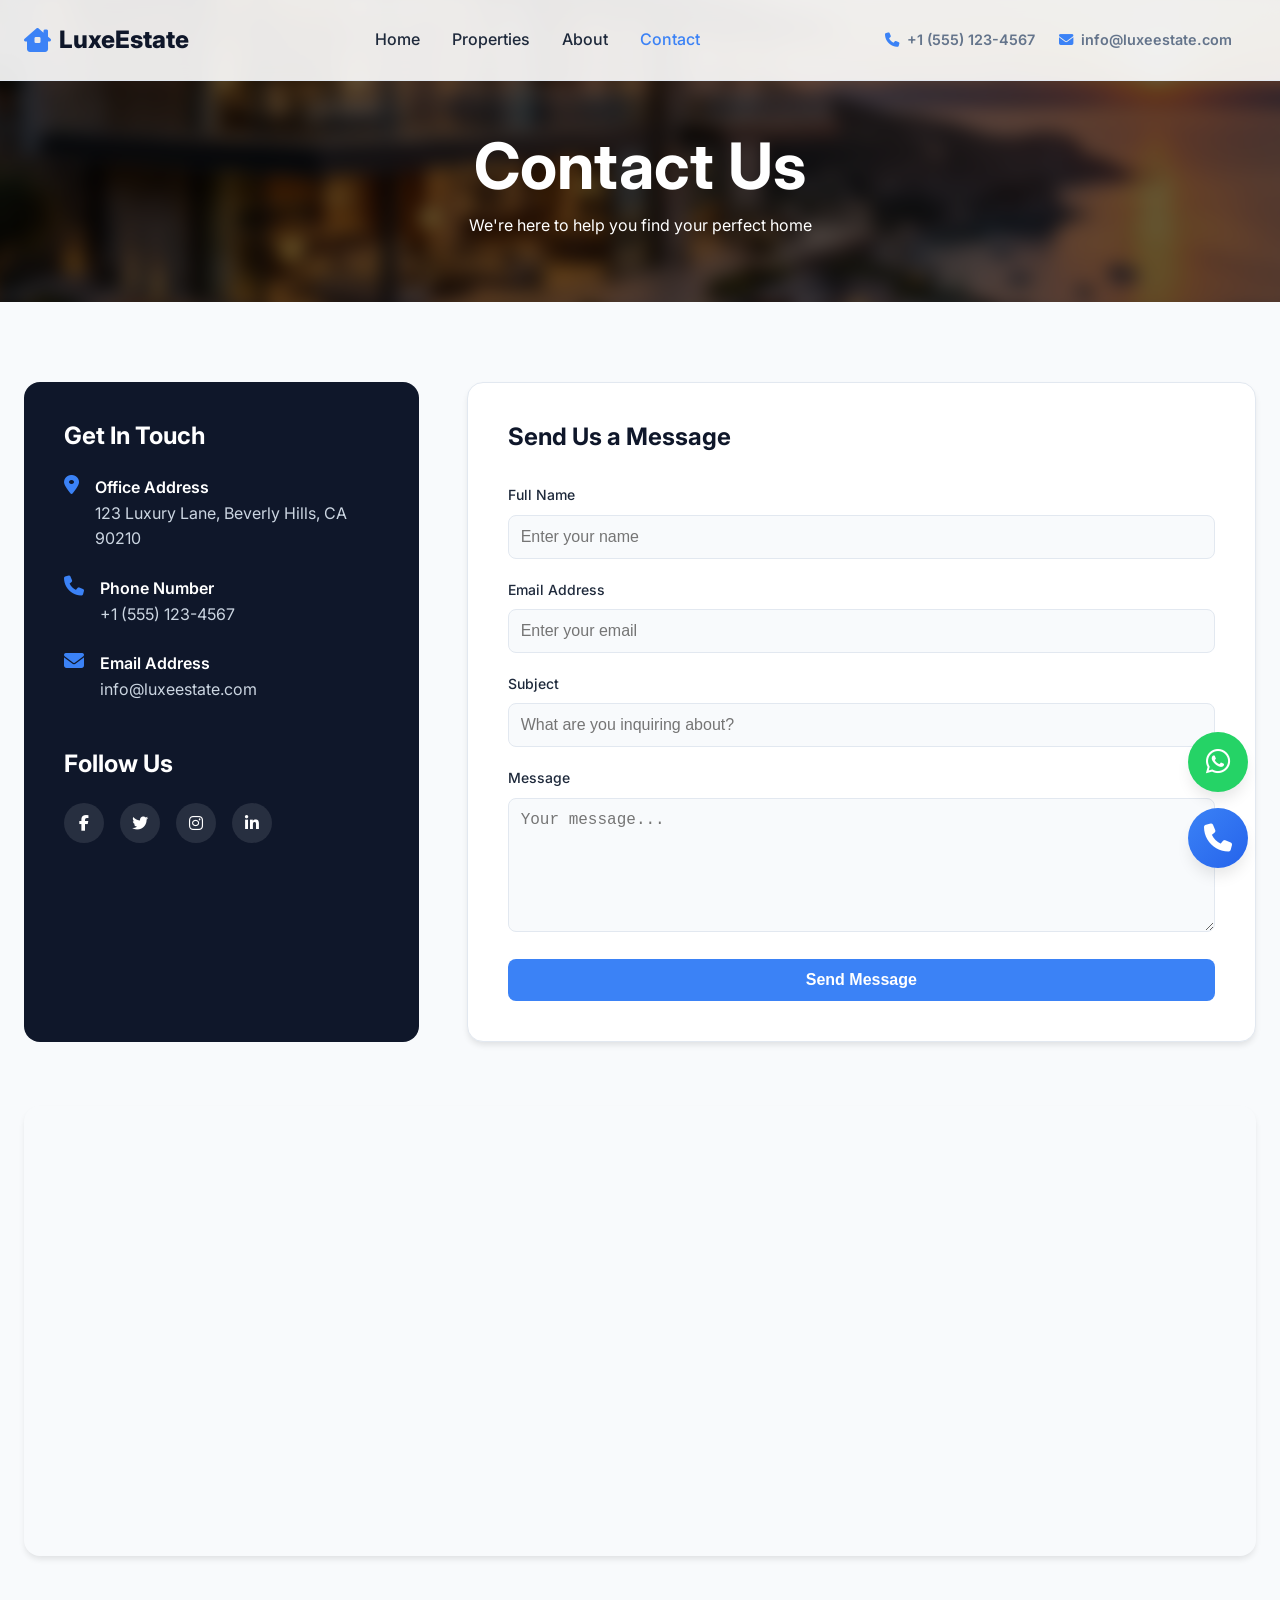
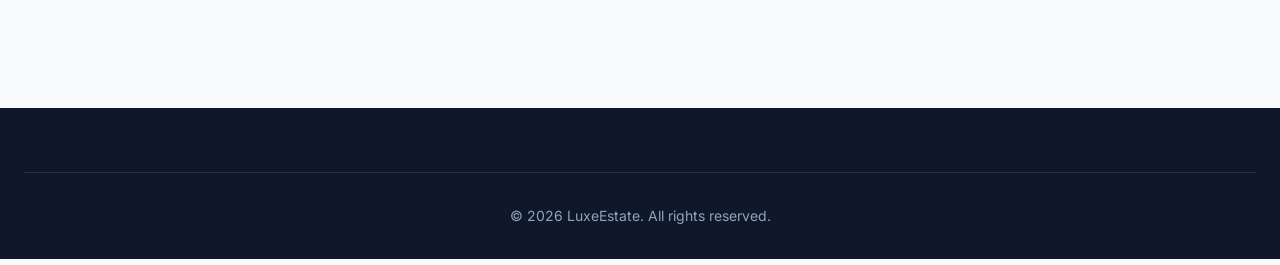
<file: contact.html>
<!DOCTYPE html>
<html lang="en">
<head>
    <meta charset="UTF-8">
    <meta name="viewport" content="width=device-width, initial-scale=1.0">
    <title>Contact Us | LuxeEstate</title>
    <link rel="stylesheet" href="https://cdnjs.cloudflare.com/ajax/libs/font-awesome/6.4.0/css/all.min.css">
    <link rel="preconnect" href="https://fonts.googleapis.com">
    <link rel="preconnect" href="https://fonts.gstatic.com" crossorigin>
    <link href="https://fonts.googleapis.com/css2?family=Inter:wght@300;400;500;600;700;800&display=swap" rel="stylesheet">
    <link rel="stylesheet" href="style.css">
</head>
<body>
    <nav class="navbar">
        <div class="container nav-container">
            <a href="index.html" class="logo">
                <i class="fas fa-house-chimney-window"></i> LuxeEstate
            </a>
            <ul class="nav-links" id="navLinks">
                <li><a href="index.html" class="nav-link">Home</a></li>
                <li><a href="listings.html" class="nav-link">Properties</a></li>
                <li><a href="about.html" class="nav-link">About</a></li>
                <li><a href="contact.html" class="nav-link active">Contact</a></li>
            </ul>
            <div class="nav-actions">
                <div class="nav-contact hide-mobile" style="display: flex; gap: 1.5rem; margin-right: 1.5rem; font-size: 0.9rem; font-weight: 600;">
                    <a href="tel:+15551234567" style="display: flex; align-items: center; gap: 0.5rem; color: var(--text-secondary);"><i class="fas fa-phone" style="color: var(--accent-color);"></i> +1 (555) 123-4567</a>
                    <a href="mailto:info@luxeestate.com" style="display: flex; align-items: center; gap: 0.5rem; color: var(--text-secondary);"><i class="fas fa-envelope" style="color: var(--accent-color);"></i> info@luxeestate.com</a>
                </div>
                <button class="hamburger" id="hamburger">
                    <i class="fas fa-bars"></i>
                </button>
            </div>
        </div>
    </nav>

    <header class="page-header">
        <div class="container">
            <h1>Contact Us</h1>
            <p>We're here to help you find your perfect home</p>
        </div>
    </header>

    <section class="contact-section">
        <div class="container">
            <div class="contact-wrapper">
                <div class="contact-info">
                    <h3>Get In Touch</h3>
                    <div class="info-item">
                        <i class="fas fa-location-dot"></i>
                        <div>
                            <p style="font-weight: 600;">Office Address</p>
                            <p style="color: #cbd5e1;">123 Luxury Lane, Beverly Hills, CA 90210</p>
                        </div>
                    </div>
                    <div class="info-item">
                        <i class="fas fa-phone"></i>
                        <div>
                            <p style="font-weight: 600;">Phone Number</p>
                            <p style="color: #cbd5e1;">+1 (555) 123-4567</p>
                        </div>
                    </div>
                    <div class="info-item">
                        <i class="fas fa-envelope"></i>
                        <div>
                            <p style="font-weight: 600;">Email Address</p>
                            <p style="color: #cbd5e1;">info@luxeestate.com</p>
                        </div>
                    </div>
                    <div style="margin-top: 3rem;">
                        <h3>Follow Us</h3>
                        <div class="social-links" style="justify-content: flex-start;">
                            <a href="#"><i class="fab fa-facebook-f"></i></a>
                            <a href="#"><i class="fab fa-twitter"></i></a>
                            <a href="#"><i class="fab fa-instagram"></i></a>
                            <a href="#"><i class="fab fa-linkedin-in"></i></a>
                        </div>
                    </div>
                </div>

                <div class="contact-form">
                    <h3>Send Us a Message</h3>
                    <form id="contactForm" style="margin-top: 2rem;">
                        <div class="form-group">
                            <label for="contactName">Full Name</label>
                            <input type="text" id="contactName" placeholder="Enter your name" required>
                        </div>
                        <div class="form-group">
                            <label for="contactEmail">Email Address</label>
                            <input type="email" id="contactEmail" placeholder="Enter your email" required>
                        </div>
                        <div class="form-group">
                            <label for="contactSubject">Subject</label>
                            <input type="text" id="contactSubject" placeholder="What are you inquiring about?">
                        </div>
                        <div class="form-group">
                            <label for="contactMessage">Message</label>
                            <textarea id="contactMessage" rows="6" placeholder="Your message..." required></textarea>
                        </div>
                        <button type="submit" class="btn btn-primary" style="width: 100%;">Send Message</button>
                    </form>
                </div>
            </div>

            <div style="margin-top: 4rem;">
                <iframe 
                    src="https://www.google.com/maps/embed?pb=!1m18!1m12!1m3!1d3304.455248135832!2d-118.4027732234509!3d34.07026511676645!2m3!1f0!2f0!3f0!3m2!1i1024!2i768!4f13.1!3m3!1m2!1s0x80c2bc04d6d147ab%3A0xd6c7c37927977782!2sBeverly%20Hills%2C%20CA!5e0!3m2!1sen!2sus!4v1714300000000!5m2!1sen!2sus" 
                    width="100%" 
                    height="450" 
                    style="border:0; border-radius: var(--radius-lg); box-shadow: var(--shadow-md);" 
                    allowfullscreen="" 
                    loading="lazy" 
                    referrerpolicy="no-referrer-when-downgrade">
                </iframe>
            </div>
        </div>
    </section>

    <footer>
        <div class="container">
            <div class="footer-bottom">
                <p>&copy; 2026 LuxeEstate. All rights reserved.</p>
            </div>
        </div>
    </footer>

    <!-- Floating Widgets -->
    <div class="floating-widgets">
        <!-- WhatsApp Button -->
        <a href="https://wa.me/15551234567" class="floating-btn whatsapp-btn" target="_blank" title="Chat on WhatsApp">
            <i class="fab fa-whatsapp"></i>
        </a>

        <!-- Call Now Button -->
        <a href="tel:+15557891234" class="floating-btn call-btn" title="Call Us Now">
            <i class="fas fa-phone"></i>
        </a>
    </div>

    <script src="script.js"></script>
</body>
</html>
</file>
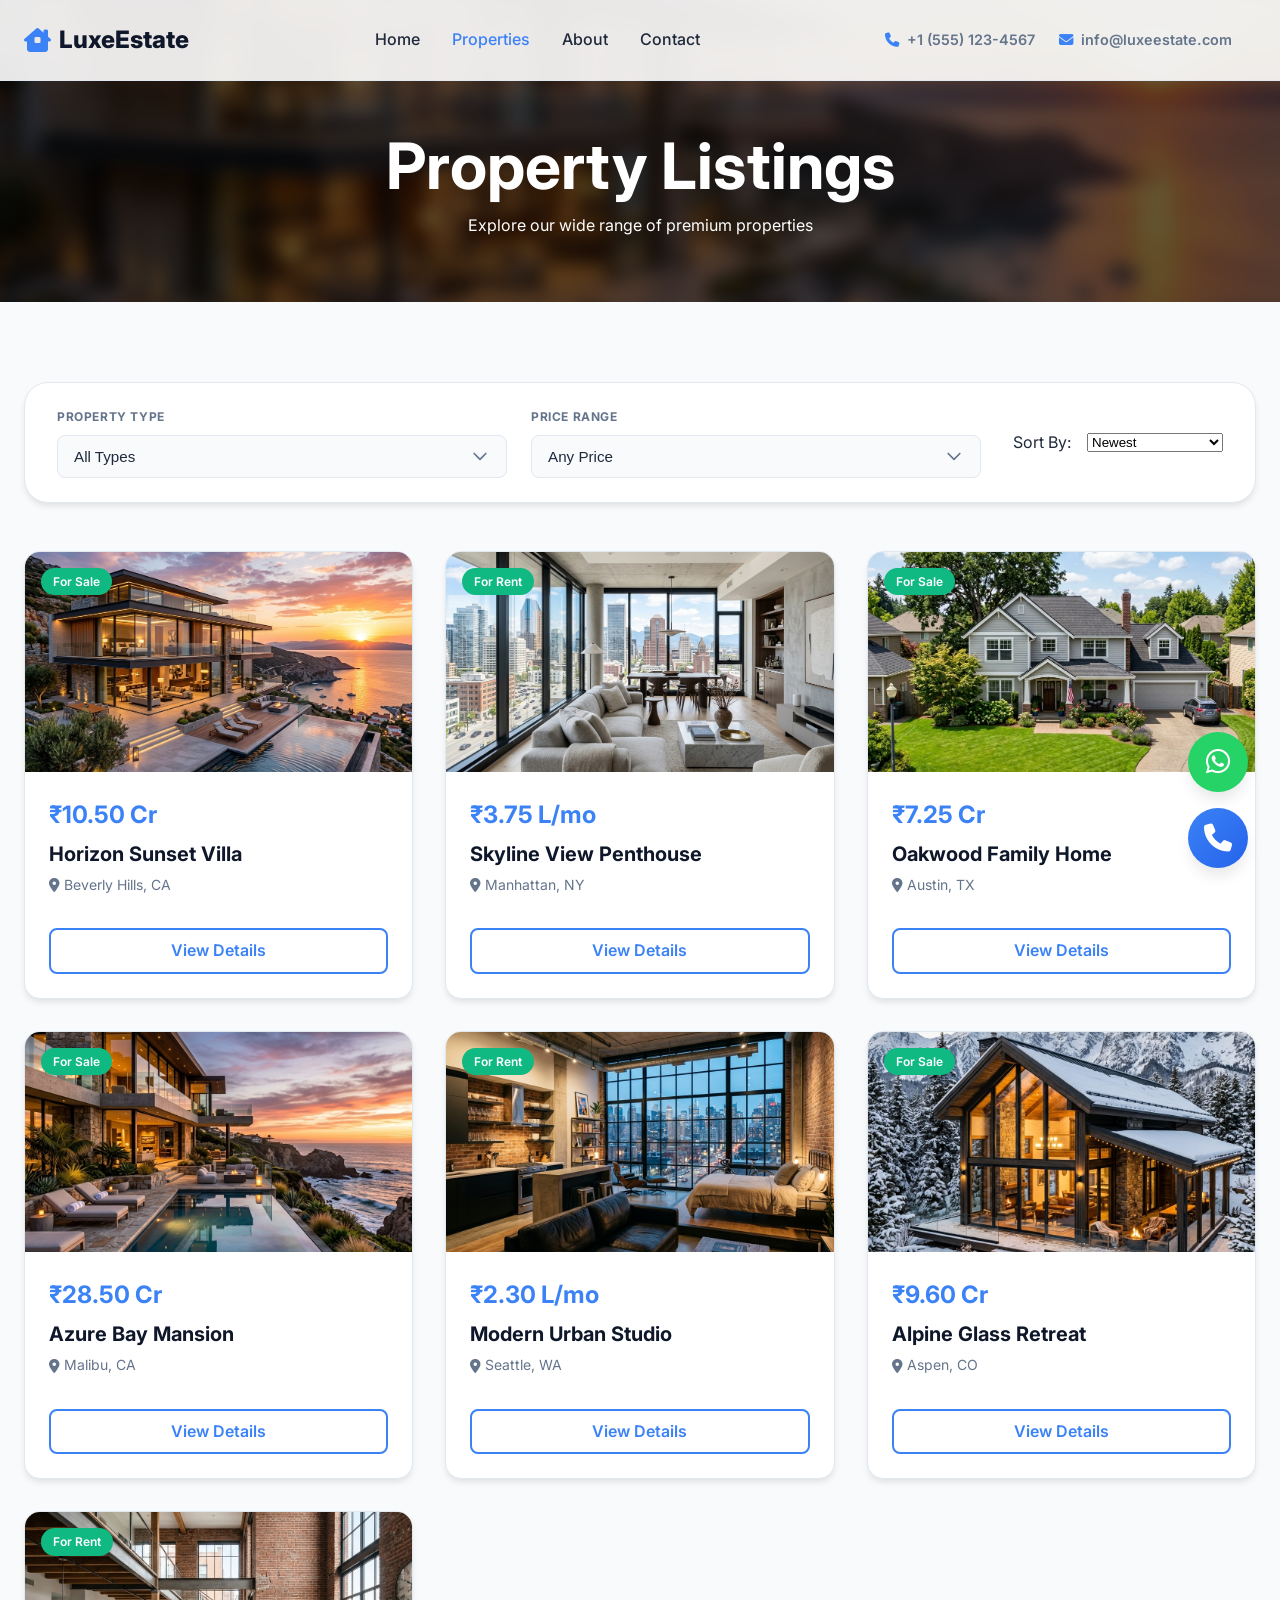
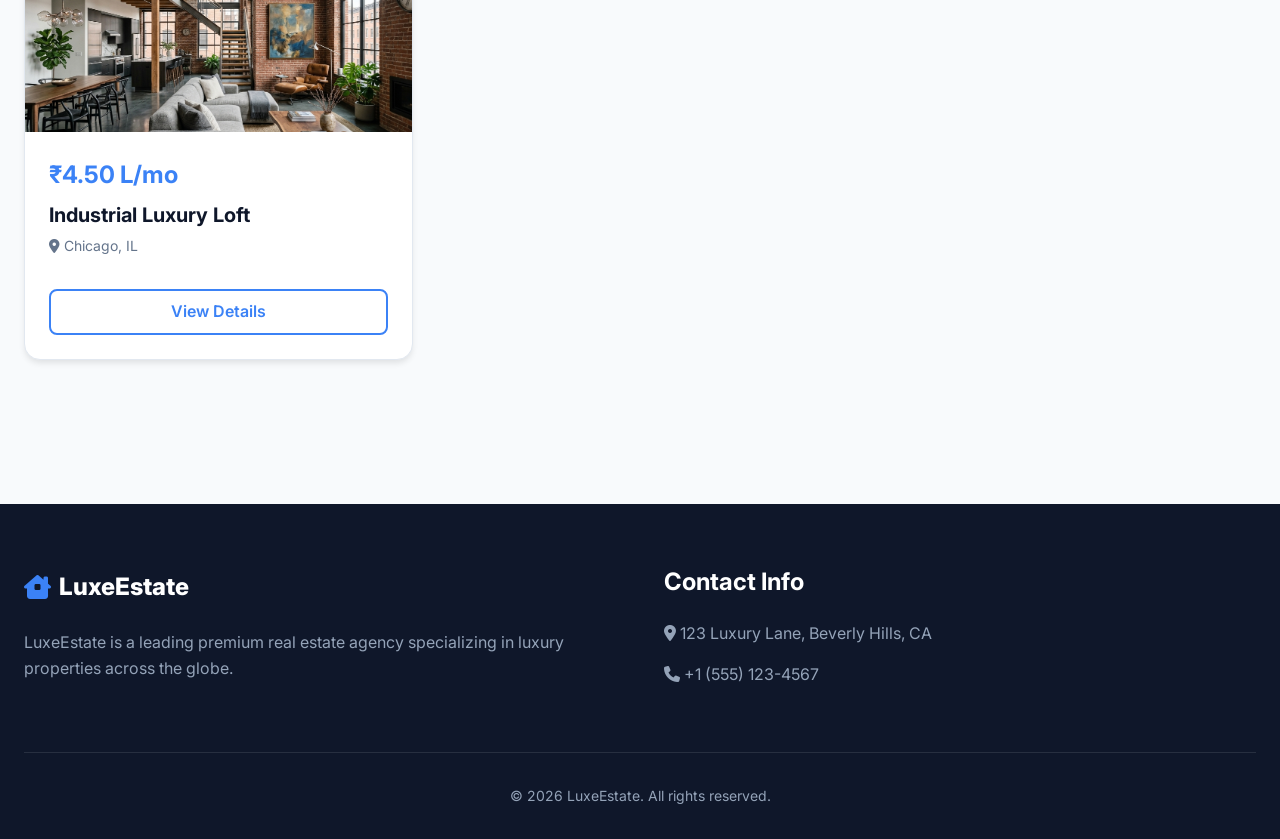
<file: listings.html>
<!DOCTYPE html>
<html lang="en">
<head>
    <meta charset="UTF-8">
    <meta name="viewport" content="width=device-width, initial-scale=1.0">
    <title>Properties | LuxeEstate</title>
    <link rel="stylesheet" href="https://cdnjs.cloudflare.com/ajax/libs/font-awesome/6.4.0/css/all.min.css">
    <link rel="preconnect" href="https://fonts.googleapis.com">
    <link rel="preconnect" href="https://fonts.gstatic.com" crossorigin>
    <link href="https://fonts.googleapis.com/css2?family=Inter:wght@300;400;500;600;700;800&display=swap" rel="stylesheet">
    <link rel="stylesheet" href="style.css">
</head>
<body>
    <!-- Navbar -->
    <nav class="navbar">
        <div class="container nav-container">
            <a href="index.html" class="logo">
                <i class="fas fa-house-chimney-window"></i>
                LuxeEstate
            </a>
            <ul class="nav-links" id="navLinks">
                <li><a href="index.html" class="nav-link">Home</a></li>
                <li><a href="listings.html" class="nav-link active">Properties</a></li>
                <li><a href="about.html" class="nav-link">About</a></li>
                <li><a href="contact.html" class="nav-link">Contact</a></li>
            </ul>
            <div class="nav-actions">
                <div class="nav-contact hide-mobile" style="display: flex; gap: 1.5rem; margin-right: 1.5rem; font-size: 0.9rem; font-weight: 600;">
                    <a href="tel:+15551234567" style="display: flex; align-items: center; gap: 0.5rem; color: var(--text-secondary);"><i class="fas fa-phone" style="color: var(--accent-color);"></i> +1 (555) 123-4567</a>
                    <a href="mailto:info@luxeestate.com" style="display: flex; align-items: center; gap: 0.5rem; color: var(--text-secondary);"><i class="fas fa-envelope" style="color: var(--accent-color);"></i> info@luxeestate.com</a>
                </div>
                <button class="hamburger" id="hamburger">
                    <i class="fas fa-bars"></i>
                </button>
            </div>
        </div>
    </nav>

    <header class="page-header">
        <div class="container">
            <h1>Property Listings</h1>
            <p>Explore our wide range of premium properties</p>
        </div>
    </header>

    <section class="listings-section">
        <div class="container">
            <!-- Filters Bar -->
            <div class="filters-bar">
                <div class="filter-group">
                    <div class="filter-item">
                        <label>Property Type</label>
                        <select id="filterType">
                            <option value="all">All Types</option>
                            <option value="villa">Villa</option>
                            <option value="apartment">Apartment</option>
                            <option value="house">House</option>
                        </select>
                    </div>
                    <div class="filter-item">
                        <label>Price Range</label>
                        <select id="filterPrice">
                            <option value="all">Any Price</option>
                            <option value="low">Under ₹50 L</option>
                            <option value="mid">₹50 L - ₹1 Cr</option>
                            <option value="high">Above ₹1 Cr</option>
                        </select>
                    </div>
                </div>
                <div class="sort-group">
                    <label for="sortOrder">Sort By:</label>
                    <select id="sortOrder">
                        <option value="newest">Newest</option>
                        <option value="price-asc">Price (Low to High)</option>
                        <option value="price-desc">Price (High to Low)</option>
                    </select>
                </div>
            </div>

            <div class="properties-grid" id="listingsGrid">
                <!-- Property Cards will be dynamically injected or static for demo -->
                <div class="property-card" data-type="villa" data-price="1250000">
                    <div class="property-img">
                        <img src="images/hero.png" alt="Modern Villa">
                        <div class="property-badges"><span class="badge sale">For Sale</span></div>
                    </div>
                    <div class="property-content">
                        <div class="property-price">₹10.50 Cr</div>
                        <h3 class="property-title">Horizon Sunset Villa</h3>
                        <p class="property-location"><i class="fas fa-location-dot"></i> Beverly Hills, CA</p>
                        <a href="property-details.html" class="btn btn-outline btn-sm" style="width: 100%; margin-top: 1rem;">View Details</a>
                    </div>
                </div>

                <div class="property-card" data-type="apartment" data-price="4500">
                    <div class="property-img">
                        <img src="images/apartment.png" alt="Modern Apartment">
                        <div class="property-badges"><span class="badge sale">For Rent</span></div>
                    </div>
                    <div class="property-content">
                        <div class="property-price">₹3.75 L/mo</div>
                        <h3 class="property-title">Skyline View Penthouse</h3>
                        <p class="property-location"><i class="fas fa-location-dot"></i> Manhattan, NY</p>
                        <a href="property-details.html" class="btn btn-outline btn-sm" style="width: 100%; margin-top: 1rem;">View Details</a>
                    </div>
                </div>

                <div class="property-card" data-type="house" data-price="850000">
                    <div class="property-img">
                        <img src="images/house.png" alt="Suburban House">
                        <div class="property-badges"><span class="badge sale">For Sale</span></div>
                    </div>
                    <div class="property-content">
                        <div class="property-price">₹7.25 Cr</div>
                        <h3 class="property-title">Oakwood Family Home</h3>
                        <p class="property-location"><i class="fas fa-location-dot"></i> Austin, TX</p>
                        <a href="property-details.html" class="btn btn-outline btn-sm" style="width: 100%; margin-top: 1rem;">View Details</a>
                    </div>
                </div>

                <div class="property-card" data-type="villa" data-price="3450000">
                    <div class="property-img">
                        <img src="images/mansion.png" alt="Coastal Mansion">
                        <div class="property-badges"><span class="badge sale">For Sale</span></div>
                    </div>
                    <div class="property-content">
                        <div class="property-price">₹28.50 Cr</div>
                        <h3 class="property-title">Azure Bay Mansion</h3>
                        <p class="property-location"><i class="fas fa-location-dot"></i> Malibu, CA</p>
                        <a href="property-details.html" class="btn btn-outline btn-sm" style="width: 100%; margin-top: 1rem;">View Details</a>
                    </div>
                </div>

                <div class="property-card" data-type="apartment" data-price="2800">
                    <div class="property-img">
                        <img src="images/studio.png" alt="Urban Studio">
                        <div class="property-badges"><span class="badge sale">For Rent</span></div>
                    </div>
                    <div class="property-content">
                        <div class="property-price">₹2.30 L/mo</div>
                        <h3 class="property-title">Modern Urban Studio</h3>
                        <p class="property-location"><i class="fas fa-location-dot"></i> Seattle, WA</p>
                        <a href="property-details.html" class="btn btn-outline btn-sm" style="width: 100%; margin-top: 1rem;">View Details</a>
                    </div>
                </div>

                <div class="property-card" data-type="house" data-price="1150000">
                    <div class="property-img">
                        <img src="images/mountain.png" alt="Mountain Retreat">
                        <div class="property-badges"><span class="badge sale">For Sale</span></div>
                    </div>
                    <div class="property-content">
                        <div class="property-price">₹9.60 Cr</div>
                        <h3 class="property-title">Alpine Glass Retreat</h3>
                        <p class="property-location"><i class="fas fa-location-dot"></i> Aspen, CO</p>
                        <a href="property-details.html" class="btn btn-outline btn-sm" style="width: 100%; margin-top: 1rem;">View Details</a>
                    </div>
                </div>

                <div class="property-card" data-type="apartment" data-price="5500">
                    <div class="property-img">
                        <img src="images/loft.png" alt="Luxury Loft">
                        <div class="property-badges"><span class="badge sale">For Rent</span></div>
                    </div>
                    <div class="property-content">
                        <div class="property-price">₹4.50 L/mo</div>
                        <h3 class="property-title">Industrial Luxury Loft</h3>
                        <p class="property-location"><i class="fas fa-location-dot"></i> Chicago, IL</p>
                        <a href="property-details.html" class="btn btn-outline btn-sm" style="width: 100%; margin-top: 1rem;">View Details</a>
                    </div>
                </div>
            </div>
        </div>
    </section>

    <!-- Footer same as index -->
    <footer>
        <div class="container">
            <div class="footer-grid">
                <div class="footer-col">
                    <a href="index.html" class="logo" style="color: #fff; margin-bottom: 1.5rem;">
                        <i class="fas fa-house-chimney-window"></i> LuxeEstate
                    </a>
                    <p>LuxeEstate is a leading premium real estate agency specializing in luxury properties across the globe.</p>
                </div>
                <div class="footer-col">
                    <h3>Contact Info</h3>
                    <p><i class="fas fa-location-dot"></i> 123 Luxury Lane, Beverly Hills, CA</p>
                    <p><i class="fas fa-phone"></i> +1 (555) 123-4567</p>
                </div>
            </div>
            <div class="footer-bottom">
                <p>&copy; 2026 LuxeEstate. All rights reserved.</p>
            </div>
        </div>
    </footer>

    <!-- Floating Widgets -->
    <div class="floating-widgets">
        <!-- WhatsApp Button -->
        <a href="https://wa.me/15551234567" class="floating-btn whatsapp-btn" target="_blank" title="Chat on WhatsApp">
            <i class="fab fa-whatsapp"></i>
        </a>

        <!-- Call Now Button -->
        <a href="tel:+15557891234" class="floating-btn call-btn" title="Call Us Now">
            <i class="fas fa-phone"></i>
        </a>
    </div>

    <script src="script.js"></script>
</body>
</html>
</file>
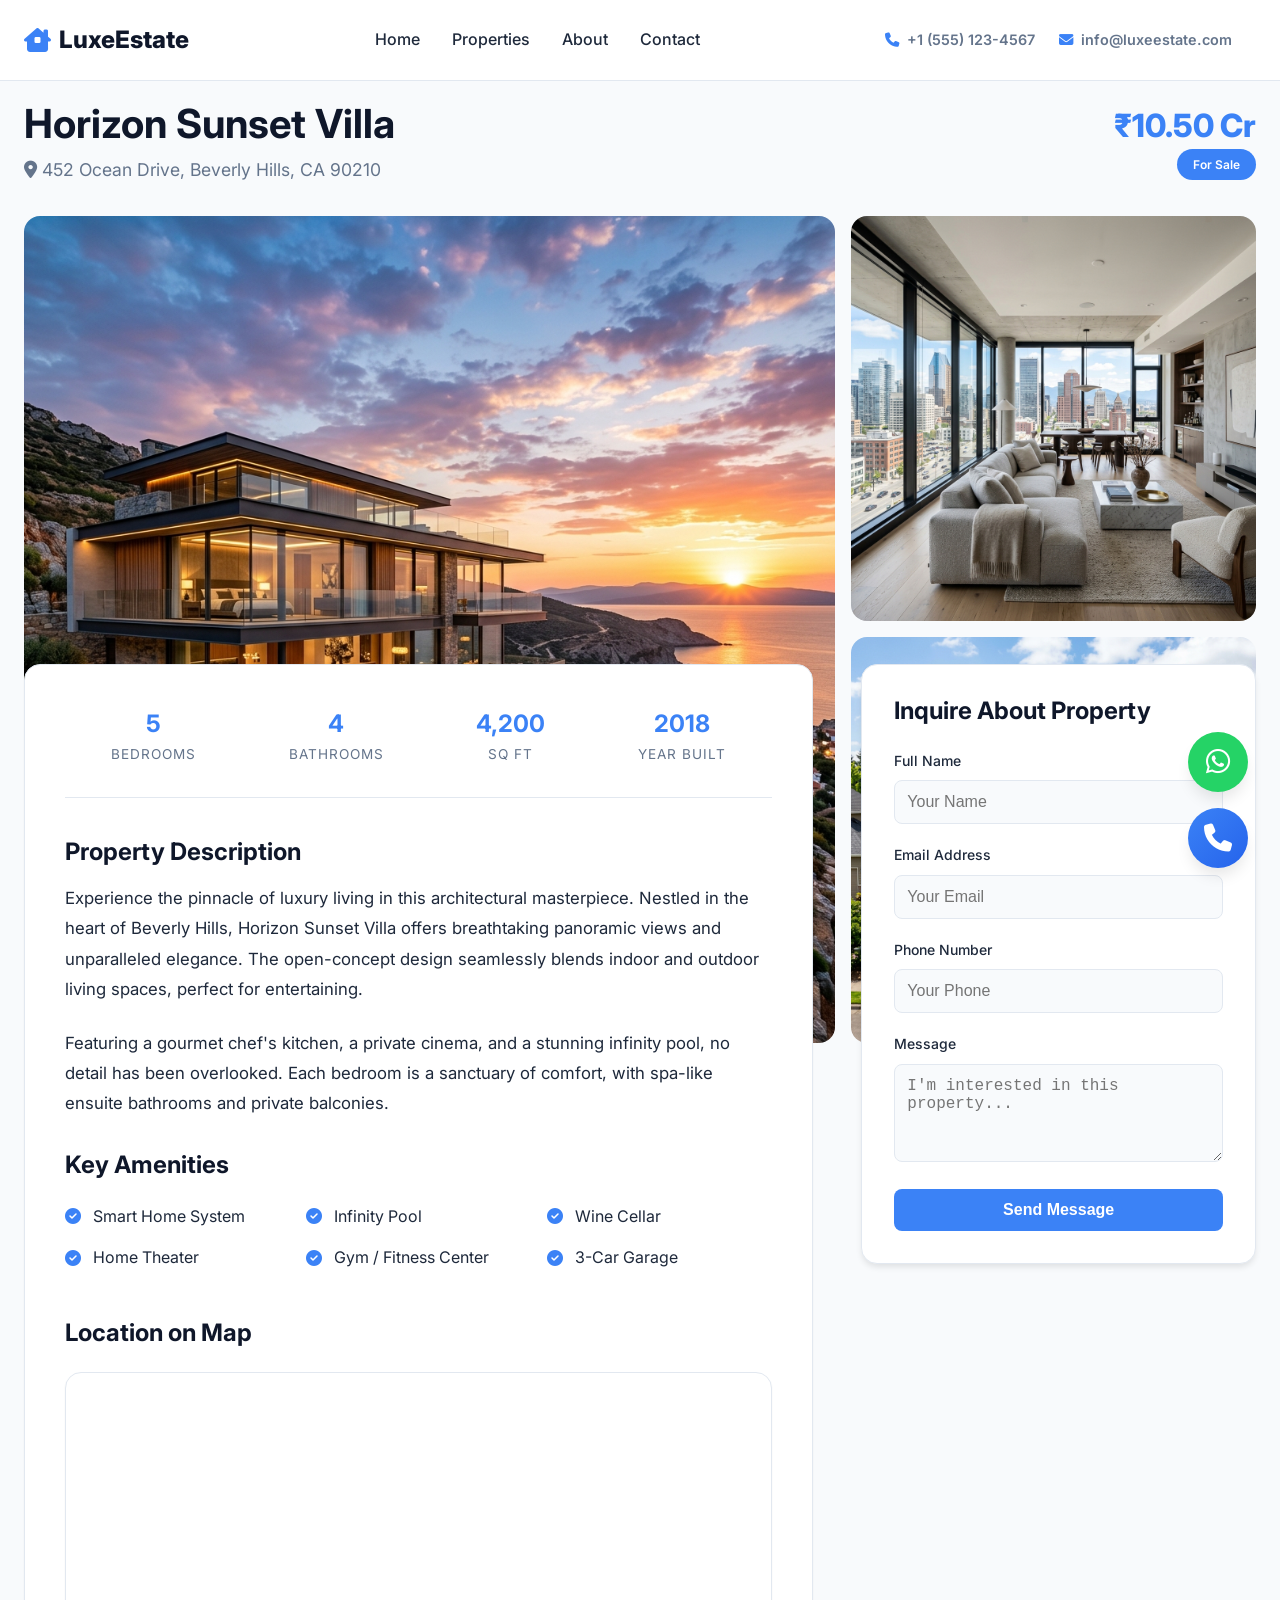
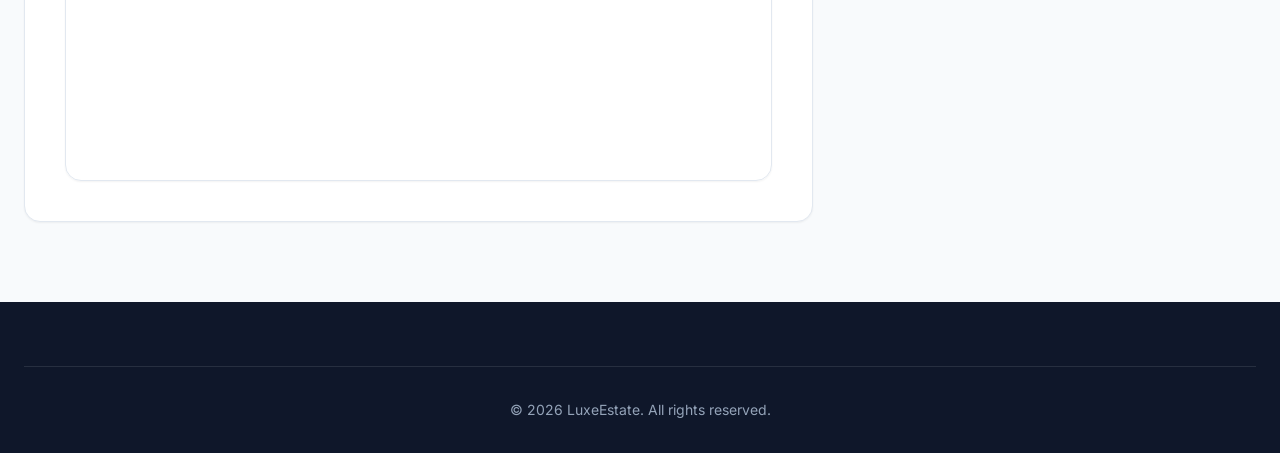
<file: property-details.html>
<!DOCTYPE html>
<html lang="en">
<head>
    <meta charset="UTF-8">
    <meta name="viewport" content="width=device-width, initial-scale=1.0">
    <title>Horizon Sunset Villa | LuxeEstate</title>
    <link rel="stylesheet" href="https://cdnjs.cloudflare.com/ajax/libs/font-awesome/6.4.0/css/all.min.css">
    <link rel="preconnect" href="https://fonts.googleapis.com">
    <link rel="preconnect" href="https://fonts.gstatic.com" crossorigin>
    <link href="https://fonts.googleapis.com/css2?family=Inter:wght@300;400;500;600;700;800&display=swap" rel="stylesheet">
    <link rel="stylesheet" href="style.css">
</head>
<body>
    <nav class="navbar">
        <div class="container nav-container">
            <a href="index.html" class="logo">
                <i class="fas fa-house-chimney-window"></i> LuxeEstate
            </a>
            <ul class="nav-links" id="navLinks">
                <li><a href="index.html" class="nav-link">Home</a></li>
                <li><a href="listings.html" class="nav-link">Properties</a></li>
                <li><a href="about.html" class="nav-link">About</a></li>
                <li><a href="contact.html" class="nav-link">Contact</a></li>
            </ul>
            <div class="nav-actions">
                <div class="nav-contact hide-mobile" style="display: flex; gap: 1.5rem; margin-right: 1.5rem; font-size: 0.9rem; font-weight: 600;">
                    <a href="tel:+15551234567" style="display: flex; align-items: center; gap: 0.5rem; color: var(--text-secondary);"><i class="fas fa-phone" style="color: var(--accent-color);"></i> +1 (555) 123-4567</a>
                    <a href="mailto:info@luxeestate.com" style="display: flex; align-items: center; gap: 0.5rem; color: var(--text-secondary);"><i class="fas fa-envelope" style="color: var(--accent-color);"></i> info@luxeestate.com</a>
                </div>
                <button class="hamburger" id="hamburger">
                    <i class="fas fa-bars"></i>
                </button>
            </div>
        </div>
    </nav>

    <main style="padding-top: 100px;">
        <div class="container">
            <div class="property-detail-header">
                <div>
                    <h1 style="font-size: 2.5rem; margin-bottom: 0.5rem;">Horizon Sunset Villa</h1>
                    <p style="color: var(--text-secondary); font-size: 1.1rem;">
                        <i class="fas fa-location-dot"></i> 452 Ocean Drive, Beverly Hills, CA 90210
                    </p>
                </div>
                <div style="text-align: right;">
                    <div style="font-size: 2rem; font-weight: 800; color: var(--accent-color);">₹10.50 Cr</div>
                    <span class="badge" style="padding: 0.5rem 1rem;">For Sale</span>
                </div>
            </div>

            <div class="property-gallery">
                <div class="gallery-main">
                    <img src="images/hero.png" alt="Main View">
                </div>
                <div class="gallery-thumbs">
                    <img src="images/apartment.png" alt="Interior">
                    <img src="images/house.png" alt="Garden">
                </div>
            </div>

            <div class="property-content-grid">
                <div class="property-main-info" style="background: var(--card-bg); padding: 2.5rem; border-radius: var(--radius-lg); border: 1px solid var(--border-color); box-shadow: var(--shadow-sm);">
                    <div class="property-stats-grid" style="display: flex; justify-content: space-around; text-align: center; margin-bottom: 2.5rem; padding-bottom: 2rem; border-bottom: 1px solid var(--border-color);">
                        <div>
                            <div style="font-size: 1.5rem; font-weight: 700; color: var(--accent-color);">5</div>
                            <div style="font-size: 0.85rem; color: var(--text-secondary); text-transform: uppercase; letter-spacing: 1px;">Bedrooms</div>
                        </div>
                        <div>
                            <div style="font-size: 1.5rem; font-weight: 700; color: var(--accent-color);">4</div>
                            <div style="font-size: 0.85rem; color: var(--text-secondary); text-transform: uppercase; letter-spacing: 1px;">Bathrooms</div>
                        </div>
                        <div>
                            <div style="font-size: 1.5rem; font-weight: 700; color: var(--accent-color);">4,200</div>
                            <div style="font-size: 0.85rem; color: var(--text-secondary); text-transform: uppercase; letter-spacing: 1px;">Sq Ft</div>
                        </div>
                        <div>
                            <div style="font-size: 1.5rem; font-weight: 700; color: var(--accent-color);">2018</div>
                            <div style="font-size: 0.85rem; color: var(--text-secondary); text-transform: uppercase; letter-spacing: 1px;">Year Built</div>
                        </div>
                    </div>

                    <h3 style="font-size: 1.5rem; margin-bottom: 1rem;">Property Description</h3>
                    <p style="margin-bottom: 1.5rem; color: var(--text-primary); line-height: 1.8; font-size: 1.05rem;">
                        Experience the pinnacle of luxury living in this architectural masterpiece. Nestled in the heart of Beverly Hills, Horizon Sunset Villa offers breathtaking panoramic views and unparalleled elegance. The open-concept design seamlessly blends indoor and outdoor living spaces, perfect for entertaining.
                    </p>
                    <p style="margin-bottom: 2rem; color: var(--text-primary); line-height: 1.8; font-size: 1.05rem;">
                        Featuring a gourmet chef's kitchen, a private cinema, and a stunning infinity pool, no detail has been overlooked. Each bedroom is a sanctuary of comfort, with spa-like ensuite bathrooms and private balconies.
                    </p>

                    <h3 style="font-size: 1.5rem; margin-bottom: 1.5rem;">Key Amenities</h3>
                    <ul style="display: grid; grid-template-columns: repeat(auto-fit, minmax(200px, 1fr)); gap: 1rem; margin-bottom: 3rem;">
                        <li style="display: flex; align-items: center; gap: 0.75rem; color: var(--text-primary);"><i class="fas fa-check-circle" style="color: var(--accent-color);"></i> Smart Home System</li>
                        <li style="display: flex; align-items: center; gap: 0.75rem; color: var(--text-primary);"><i class="fas fa-check-circle" style="color: var(--accent-color);"></i> Infinity Pool</li>
                        <li style="display: flex; align-items: center; gap: 0.75rem; color: var(--text-primary);"><i class="fas fa-check-circle" style="color: var(--accent-color);"></i> Wine Cellar</li>
                        <li style="display: flex; align-items: center; gap: 0.75rem; color: var(--text-primary);"><i class="fas fa-check-circle" style="color: var(--accent-color);"></i> Home Theater</li>
                        <li style="display: flex; align-items: center; gap: 0.75rem; color: var(--text-primary);"><i class="fas fa-check-circle" style="color: var(--accent-color);"></i> Gym / Fitness Center</li>
                        <li style="display: flex; align-items: center; gap: 0.75rem; color: var(--text-primary);"><i class="fas fa-check-circle" style="color: var(--accent-color);"></i> 3-Car Garage</li>
                    </ul>

                    <h3 style="font-size: 1.5rem; margin-bottom: 1.5rem;">Location on Map</h3>
                    <div style="width: 100%; border-radius: var(--radius-lg); overflow: hidden; box-shadow: var(--shadow-sm); border: 1px solid var(--border-color);">
                        <iframe 
                            src="https://www.google.com/maps/embed?pb=!1m18!1m12!1m3!1d3304.455248135832!2d-118.4027732234509!3d34.07026511676645!2m3!1f0!2f0!3f0!3m2!1i1024!2i768!4f13.1!3m3!1m2!1s0x80c2bc04d6d147ab%3A0xd6c7c37927977782!2sBeverly%20Hills%2C%20CA!5e0!3m2!1sen!2sus!4v1714300000000!5m2!1sen!2sus" 
                            width="100%" 
                            height="400" 
                            style="border:0;" 
                            allowfullscreen="" 
                            loading="lazy" 
                            referrerpolicy="no-referrer-when-downgrade">
                        </iframe>
                    </div>
                </div>

                <div class="property-sidebar">
                    <div class="sidebar-card">
                        <h3>Inquire About Property</h3>
                        <form style="margin-top: 1.5rem;">
                            <div class="form-group">
                                <label>Full Name</label>
                                <input type="text" placeholder="Your Name">
                            </div>
                            <div class="form-group">
                                <label>Email Address</label>
                                <input type="email" placeholder="Your Email">
                            </div>
                            <div class="form-group">
                                <label>Phone Number</label>
                                <input type="tel" placeholder="Your Phone">
                            </div>
                            <div class="form-group">
                                <label>Message</label>
                                <textarea rows="4" placeholder="I'm interested in this property..."></textarea>
                            </div>
                            <button type="submit" class="btn btn-primary" style="width: 100%;">Send Message</button>
                        </form>
                    </div>
                </div>
            </div>
        </div>
    </main>

    <footer style="margin-top: 5rem;">
        <div class="container">
            <div class="footer-bottom">
                <p>&copy; 2026 LuxeEstate. All rights reserved.</p>
            </div>
        </div>
    </footer>
    <!-- Floating Widgets -->
    <div class="floating-widgets">
        <!-- WhatsApp Button -->
        <a href="https://wa.me/15551234567" class="floating-btn whatsapp-btn" target="_blank" title="Chat on WhatsApp">
            <i class="fab fa-whatsapp"></i>
        </a>

        <!-- Call Now Button -->
        <a href="tel:+15557891234" class="floating-btn call-btn" title="Call Us Now">
            <i class="fas fa-phone"></i>
        </a>
    </div>

    <script src="script.js"></script>
</body>
</html>
</file>
<file: style.css>
:root {
  --primary-color: #0f172a;
  --accent-color: #3b82f6;
  --text-primary: #1e293b;
  --text-secondary: #64748b;
  --bg-color: #f8fafc;
  --card-bg: #ffffff;
  --nav-bg: rgba(255, 255, 255, 0.9);
  --border-color: #e2e8f0;
  --shadow-sm: 0 1px 2px 0 rgb(0 0 0 / 0.05);
  --shadow-md: 0 4px 6px -1px rgb(0 0 0 / 0.1);
  --shadow-lg: 0 10px 15px -3px rgb(0 0 0 / 0.1);
  --glass-bg: rgba(255, 255, 255, 0.7);
  --glass-border: rgba(255, 255, 255, 0.3);
  --radius-md: 0.5rem;
  --radius-lg: 1rem;
  --transition: all 0.3s cubic-bezier(0.4, 0, 0.2, 1);
}

* {
  margin: 0;
  padding: 0;
  box-sizing: border-box;
}

html {
  scroll-behavior: smooth;
  font-family: 'Inter', -apple-system, BlinkMacSystemFont, "Segoe UI", Roboto, sans-serif;
}

body {
  background-color: var(--bg-color);
  color: var(--text-primary);
  line-height: 1.6;
  transition: var(--transition);
}

ul {
  list-style: none;
}

a {
  text-decoration: none;
  color: inherit;
}

img {
  max-width: 100%;
  height: auto;
  display: block;
}

.container {
  max-width: 1280px;
  margin: 0 auto;
  padding: 0 1.5rem;
}

/* Typography */
h1, h2, h3, h4, h5, h6 {
  font-weight: 700;
  line-height: 1.2;
  color: var(--primary-color);
}

h1 { font-size: clamp(2.5rem, 5vw, 4rem); }
h2 { font-size: clamp(2rem, 4vw, 3rem); margin-bottom: 2rem; text-align: center; }
h3 { font-size: 1.5rem; }

/* Buttons */
.btn {
  display: inline-flex;
  align-items: center;
  justify-content: center;
  padding: 0.75rem 1.5rem;
  border-radius: var(--radius-md);
  font-weight: 600;
  cursor: pointer;
  transition: var(--transition);
  border: none;
  outline: none;
  gap: 0.5rem;
}

.btn-primary {
  background-color: var(--accent-color);
  color: #fff;
}

.btn-primary:hover {
  background-color: #2563eb;
  transform: translateY(-2px);
  box-shadow: var(--shadow-md);
}

.btn-outline {
  background-color: transparent;
  border: 2px solid var(--accent-color);
  color: var(--accent-color);
}

.btn-sm {
  padding: 0.5rem 1rem;
  font-size: 0.875rem;
}

.btn-outline:hover {
  background-color: var(--accent-color);
  color: #fff;
}

/* Top Bar */
.top-bar {
  background: var(--primary-color);
  color: #fff;
  padding: 0.5rem 0;
  font-size: 0.85rem;
}

.top-bar-container {
  display: flex;
  justify-content: space-between;
  align-items: center;
}

.top-bar-info {
  display: flex;
  gap: 1.5rem;
}

.top-bar-info a {
  display: flex;
  align-items: center;
  gap: 0.5rem;
  color: #e2e8f0;
  transition: var(--transition);
}

.top-bar-info a:hover {
  color: var(--accent-color);
}

/* Navbar */
.navbar {
  position: fixed;
  top: 0;
  left: 0;
  width: 100%;
  background: var(--nav-bg);
  backdrop-filter: blur(10px);
  z-index: 1000;
  border-bottom: 1px solid var(--border-color);
  transition: var(--transition);
}

.navbar.scrolled {
  box-shadow: var(--shadow-md);
}

@media (max-width: 768px) {
  .top-bar {
    display: none;
  }
}

.nav-container {
  display: flex;
  justify-content: space-between;
  align-items: center;
  height: 80px;
}

.logo {
  font-size: 1.5rem;
  font-weight: 800;
  color: var(--primary-color);
  display: flex;
  align-items: center;
  gap: 0.5rem;
}

.logo i {
  color: var(--accent-color);
}

.nav-links {
  display: flex;
  gap: 2rem;
  align-items: center;
}

.nav-link {
  font-weight: 500;
  color: var(--text-primary);
  transition: var(--transition);
}

.nav-link:hover, .nav-link.active {
  color: var(--accent-color);
}

.nav-actions {
  display: flex;
  gap: 1rem;
  align-items: center;
}

.hamburger {
  display: none;
  background: none;
  border: none;
  color: var(--text-primary);
  font-size: 1.5rem;
  cursor: pointer;
}

/* Hero Section */
.hero {
  height: 100vh;
  position: relative;
  display: flex;
  align-items: center;
  justify-content: center;
  overflow: hidden;
  margin-top: 0;
}

.hero-carousel {
  position: absolute;
  top: 0;
  left: 0;
  width: 100%;
  height: 100%;
  z-index: -2;
}

.hero-slide {
  position: absolute;
  top: 0;
  left: 0;
  width: 100%;
  height: 100%;
  background-size: cover;
  background-position: center;
  opacity: 0;
  transition: opacity 1.5s ease-in-out;
}

.hero-slide.active {
  opacity: 1;
}

.hero-overlay {
  position: absolute;
  top: 0;
  left: 0;
  width: 100%;
  height: 100%;
  background: linear-gradient(to bottom, rgba(0,0,0,0.3), rgba(0,0,0,0.6));
  z-index: -1;
}

.hero-content {
  text-align: center;
  color: #fff;
  z-index: 1;
  max-width: 800px;
  padding: 0 1.5rem;
}

.hero-content h1 {
  color: #fff;
  margin-bottom: 1.5rem;
  animation: fadeInUp 1s ease-out;
}

.hero-content p {
  font-size: 1.25rem;
  margin-bottom: 2.5rem;
  color: #e2e8f0;
  animation: fadeInUp 1s ease-out 0.2s both;
}

/* Search Bar (Glassmorphism) */
.search-container {
  background: var(--glass-bg);
  backdrop-filter: blur(16px);
  border: 1px solid var(--glass-border);
  padding: 1.5rem;
  border-radius: var(--radius-lg);
  display: flex;
  gap: 1rem;
  box-shadow: var(--shadow-lg);
  animation: fadeInUp 1s ease-out 0.4s both;
}

.search-field {
  flex: 1;
  display: flex;
  flex-direction: column;
  text-align: left;
}

.search-field label {
  font-size: 0.875rem;
  font-weight: 600;
  color: var(--primary-color);
  margin-bottom: 0.25rem;
}

.search-field input, .search-field select {
  width: 100%;
  padding: 0.75rem;
  border: 1px solid var(--border-color);
  border-radius: var(--radius-md);
  background: var(--card-bg);
  color: var(--text-primary);
  font-size: 1rem;
  outline: none;
  transition: var(--transition);
}

.search-field input:focus, .search-field select:focus {
  border-color: var(--accent-color);
  box-shadow: 0 0 0 3px rgba(59, 130, 246, 0.1);
}

.search-container .btn {
  align-self: flex-end;
  height: 46px;
}

/* Sections */
section {
  padding: 5rem 0;
}

/* Featured Properties */
.properties-grid {
  display: grid;
  grid-template-columns: repeat(auto-fill, minmax(300px, 1fr));
  gap: 2rem;
}

.property-card {
  background: var(--card-bg);
  border-radius: var(--radius-lg);
  overflow: hidden;
  box-shadow: var(--shadow-md);
  transition: var(--transition);
  border: 1px solid var(--border-color);
}

.property-card:hover {
  transform: translateY(-5px);
  box-shadow: var(--shadow-lg);
}

.property-img {
  position: relative;
  height: 220px;
  overflow: hidden;
}

.property-img img {
  width: 100%;
  height: 100%;
  object-fit: cover;
  transition: var(--transition);
}

.property-card:hover .property-img img {
  transform: scale(1.05);
}

.property-badges {
  position: absolute;
  top: 1rem;
  left: 1rem;
  display: flex;
  gap: 0.5rem;
}

.badge {
  padding: 0.25rem 0.75rem;
  border-radius: 9999px;
  font-size: 0.75rem;
  font-weight: 600;
  background: var(--accent-color);
  color: #fff;
}

.badge.sale {
  background: #10b981;
}

.property-fav {
  position: absolute;
  top: 1rem;
  right: 1rem;
  background: #fff;
  border: none;
  width: 32px;
  height: 32px;
  border-radius: 50%;
  display: flex;
  align-items: center;
  justify-content: center;
  cursor: pointer;
  color: #ef4444;
  box-shadow: var(--shadow-sm);
  transition: var(--transition);
}

.property-fav:hover {
  transform: scale(1.1);
}

.property-content {
  padding: 1.5rem;
}

.property-price {
  font-size: 1.5rem;
  font-weight: 700;
  color: var(--accent-color);
  margin-bottom: 0.5rem;
}

.property-title {
  font-size: 1.25rem;
  margin-bottom: 0.5rem;
  color: var(--primary-color);
}

.property-location {
  color: var(--text-secondary);
  font-size: 0.875rem;
  margin-bottom: 1rem;
  display: flex;
  align-items: center;
  gap: 0.25rem;
}

/* Modals */
.modal-overlay {
  position: fixed;
  top: 0;
  left: 0;
  width: 100%;
  height: 100%;
  background: rgba(0, 0, 0, 0.5);
  backdrop-filter: blur(4px);
  z-index: 2000;
  display: flex;
  align-items: center;
  justify-content: center;
  opacity: 0;
  visibility: hidden;
  transition: var(--transition);
}

.modal-overlay.active {
  opacity: 1;
  visibility: visible;
}

.modal {
  background: var(--card-bg);
  border-radius: var(--radius-lg);
  width: 100%;
  max-width: 450px;
  padding: 2rem;
  box-shadow: var(--shadow-lg);
  transform: translateY(20px);
  transition: var(--transition);
  position: relative;
  border: 1px solid var(--border-color);
}

.modal-overlay.active .modal {
  transform: translateY(0);
}

.modal-close {
  position: absolute;
  top: 1rem;
  right: 1rem;
  background: none;
  border: none;
  font-size: 1.25rem;
  color: var(--text-secondary);
  cursor: pointer;
}

.modal-title {
  text-align: center;
  margin-bottom: 1.5rem;
}

.form-group {
  margin-bottom: 1.25rem;
}

.form-group label {
  display: block;
  margin-bottom: 0.5rem;
  font-weight: 500;
  font-size: 0.875rem;
}

.form-group input, .form-group textarea {
  width: 100%;
  padding: 0.75rem;
  border: 1px solid var(--border-color);
  border-radius: var(--radius-md);
  background: var(--bg-color);
  color: var(--text-primary);
  font-size: 1rem;
  outline: none;
  transition: var(--transition);
}

.form-group input:focus, .form-group textarea:focus {
  border-color: var(--accent-color);
}

.form-group .error-msg {
  color: #ef4444;
  font-size: 0.75rem;
  margin-top: 0.25rem;
  display: none;
}

.form-group.error input {
  border-color: #ef4444;
}

.form-group.error .error-msg {
  display: block;
}

.modal .btn {
  width: 100%;
  margin-top: 1rem;
}

.modal-switch {
  text-align: center;
  margin-top: 1.5rem;
  font-size: 0.875rem;
  color: var(--text-secondary);
}

.modal-switch a {
  color: var(--accent-color);
  font-weight: 600;
  cursor: pointer;
}

/* Footer */
footer {
  background: var(--primary-color);
  color: #f8fafc;
  padding: 4rem 0 2rem;
  margin-top: 4rem;
}

.footer-grid {
  display: grid;
  grid-template-columns: repeat(auto-fit, minmax(250px, 1fr));
  gap: 3rem;
  margin-bottom: 3rem;
}

.footer-col h3 {
  color: #fff;
  margin-bottom: 1.5rem;
}

.footer-col p {
  color: #94a3b8;
  margin-bottom: 1rem;
}

.footer-links {
  display: flex;
  flex-direction: column;
  gap: 0.75rem;
}

.footer-links a {
  color: #94a3b8;
  transition: var(--transition);
}

.footer-links a:hover {
  color: var(--accent-color);
  padding-left: 0.5rem;
}

.social-links {
  display: flex;
  gap: 1rem;
  margin-top: 1.5rem;
}

.social-links a {
  display: flex;
  align-items: center;
  justify-content: center;
  width: 40px;
  height: 40px;
  background: rgba(255, 255, 255, 0.1);
  border-radius: 50%;
  color: #fff;
  transition: var(--transition);
}

.social-links a:hover {
  background: var(--accent-color);
  transform: translateY(-3px);
}

.footer-bottom {
  text-align: center;
  padding-top: 2rem;
  border-top: 1px solid rgba(255, 255, 255, 0.1);
  color: #94a3b8;
  font-size: 0.875rem;
}

/* Utility / Animations */
@keyframes fadeInUp {
  from {
    opacity: 0;
    transform: translateY(20px);
  }
  to {
    opacity: 1;
    transform: translateY(0);
  }
}

.hidden {
  display: none !important;
}

.hide-mobile {
  display: flex;
}

@media (max-width: 768px) {
  .hide-mobile {
    display: none !important;
  }
}

/* Responsive */
@media (max-width: 992px) {
  .search-container {
    flex-direction: column;
    padding: 1.5rem;
  }
  .search-container .btn {
    align-self: stretch;
    margin-top: 0.5rem;
  }
  .about-grid, .contact-wrapper, .property-content-grid, .property-gallery {
    grid-template-columns: 1fr;
    gap: 2rem;
  }
}

@media (max-width: 768px) {
  section {
    padding: 3rem 0;
  }
  
  .hero {
    height: auto;
    min-height: 80vh;
    padding: 100px 0 50px;
  }

  .hero-content h1 {
    font-size: 2.25rem;
  }

  .hero-content p {
    font-size: 1rem;
    margin-bottom: 2rem;
  }

  .hamburger {
    display: block;
  }
  
  .nav-links {
    position: fixed;
    top: 80px;
    left: -100%;
    width: 100%;
    height: calc(100vh - 80px);
    background: var(--nav-bg);
    backdrop-filter: blur(15px);
    flex-direction: column;
    padding: 3rem 1.5rem;
    transition: var(--transition);
    justify-content: flex-start;
    gap: 1.5rem;
    text-align: center;
  }
  
  .nav-links.active {
    left: 0;
  }

  .nav-link {
    font-size: 1.25rem;
    width: 100%;
    padding: 1rem;
    border-bottom: 1px solid var(--border-color);
  }

  .properties-grid {
    grid-template-columns: repeat(2, 1fr);
    gap: 1rem;
  }

  .property-content {
    padding: 1rem;
  }

  .property-price {
    font-size: 1.1rem;
  }

  .property-title {
    font-size: 1rem;
  }

  .property-specs {
    font-size: 0.75rem;
  }

  .spec-item {
    gap: 0.25rem;
  }

  .property-gallery {
    height: auto;
  }

  .gallery-main {
    height: 240px;
  }

  .gallery-thumbs {
    grid-template-columns: 1fr 1fr;
    grid-template-rows: none;
    height: 150px;
  }

  .property-detail-header {
    flex-direction: column;
    gap: 1rem;
  }

  .property-detail-header div {
    text-align: left !important;
  }

  .footer-grid {
    grid-template-columns: 1fr;
    gap: 2rem;
  }
}

@media (max-width: 480px) {
  .container {
    padding: 0 1.25rem;
  }
  
  .hero-content h1 {
    font-size: 1.8rem;
  }
  
  .search-container {
    padding: 1rem;
    gap: 0.75rem;
  }

  .properties-grid {
    grid-template-columns: repeat(2, 1fr);
    gap: 0.75rem;
  }

  .property-detail-header h1 {
    font-size: 1.75rem;
  }

  .property-main-info {
    padding: 1.5rem !important;
  }

  .property-stats-grid {
    display: grid !important;
    grid-template-columns: 1fr 1fr;
    gap: 1.5rem;
  }

  .property-stats-grid > div {
    border: none !important;
    padding: 0 !important;
  }

  .contact-info, .contact-form {
    padding: 1.5rem;
  }

  .footer-grid {
    text-align: center;
  }

  .social-links {
    justify-content: center;
  }
}

/* Inner Pages specific styles */
.page-header {
  padding: 8rem 0 4rem;
  position: relative;
  background: var(--primary-color);
  color: #fff;
  text-align: center;
  overflow: hidden;
}

.page-header::before {
  content: '';
  position: absolute;
  top: 0;
  left: 0;
  width: 100%;
  height: 100%;
  background-image: url('images/hero.png');
  background-size: cover;
  background-position: center;
  filter: blur(8px) brightness(0.4);
  transform: scale(1.1);
  z-index: 0;
}

.page-header .container {
  position: relative;
  z-index: 1;
}

.page-header h1 {
  color: #fff;
  margin-bottom: 0.5rem;
}

.filters-bar {
  background: var(--card-bg);
  padding: 1.5rem 2rem;
  border-radius: 1.5rem;
  margin-bottom: 3rem;
  display: flex;
  flex-wrap: wrap;
  gap: 2rem;
  border: 1px solid var(--border-color);
  box-shadow: var(--shadow-md);
  align-items: center;
  justify-content: space-between;
}

.filter-group {
  display: flex;
  gap: 1.5rem;
  flex: 2;
  min-width: 300px;
}

.filter-item {
  display: flex;
  flex-direction: column;
  gap: 0.5rem;
  flex: 1;
}

.filter-item label {
  font-size: 0.75rem;
  font-weight: 700;
  color: var(--text-secondary);
  text-transform: uppercase;
  letter-spacing: 0.05em;
}

.filter-item select {
  padding: 0.75rem 1rem;
  border: 1px solid var(--border-color);
  border-radius: var(--radius-md);
  background: var(--bg-color);
  color: var(--text-primary);
  font-size: 0.95rem;
  font-weight: 500;
  outline: none;
  cursor: pointer;
  transition: var(--transition);
  appearance: none;
  background-image: url("data:image/svg+xml,%3Csvg xmlns='http://www.w3.org/2000/svg' fill='none' viewBox='0 0 24 24' stroke='%2364748b'%3E%3Cpath stroke-linecap='round' stroke-linejoin='round' stroke-width='2' d='M19 9l-7 7-7-7'%3E%3C/path%3E%3C/svg%3E");
  background-repeat: no-repeat;
  background-position: right 1rem center;
  background-size: 1.25rem;
  padding-right: 2.5rem;
}

.filter-item select:focus {
  border-color: var(--accent-color);
  box-shadow: 0 0 0 3px rgba(59, 130, 246, 0.1);
}

.sort-group {
  display: flex;
  align-items: center;
  gap: 1rem;
}

/* About Page */
.about-grid {
  display: grid;
  grid-template-columns: 1fr 1fr;
  gap: 4rem;
  align-items: center;
}

.about-img img {
  border-radius: var(--radius-lg);
  box-shadow: var(--shadow-lg);
}

.team-grid {
  display: grid;
  grid-template-columns: repeat(auto-fit, minmax(250px, 1fr));
  gap: 2rem;
  margin-top: 3rem;
}

.team-card {
  text-align: center;
  background: var(--card-bg);
  padding: 2rem;
  border-radius: var(--radius-lg);
  border: 1px solid var(--border-color);
  box-shadow: var(--shadow-md);
}

.team-card img {
  width: 150px;
  height: 150px;
  border-radius: 50%;
  margin: 0 auto 1.5rem;
  object-fit: cover;
  border: 4px solid var(--bg-color);
}

/* Contact Page */
.contact-wrapper {
  display: grid;
  grid-template-columns: 1fr 2fr;
  gap: 3rem;
}

.contact-info {
  background: var(--primary-color);
  color: #fff;
  padding: 2.5rem;
  border-radius: var(--radius-lg);
}

.contact-info h3 {
  color: #fff;
  margin-bottom: 1.5rem;
}

.info-item {
  display: flex;
  gap: 1rem;
  margin-bottom: 1.5rem;
}

.info-item i {
  color: var(--accent-color);
  font-size: 1.25rem;
}

.contact-form {
  background: var(--card-bg);
  padding: 2.5rem;
  border-radius: var(--radius-lg);
  border: 1px solid var(--border-color);
  box-shadow: var(--shadow-md);
}

/* Property Detail */
.property-detail-header {
  display: flex;
  justify-content: space-between;
  align-items: flex-start;
  margin-bottom: 2rem;
}

.property-gallery {
  display: grid;
  grid-template-columns: 2fr 1fr;
  gap: 1rem;
  margin-bottom: 3rem;
  height: 400px;
}

.gallery-main {
  height: 100%;
}

.gallery-main img {
  width: 100%;
  height: 100%;
  object-fit: cover;
  border-radius: var(--radius-lg);
}

.gallery-thumbs {
  display: grid;
  grid-template-rows: 1fr 1fr;
  gap: 1rem;
}

.gallery-thumbs img {
  width: 100%;
  height: 100%;
  object-fit: cover;
  border-radius: var(--radius-lg);
}

.property-content-grid {
  display: grid;
  grid-template-columns: 2fr 1fr;
  gap: 3rem;
}

.sidebar-card {
  background: var(--card-bg);
  padding: 2rem;
  border-radius: var(--radius-lg);
  border: 1px solid var(--border-color);
  box-shadow: var(--shadow-md);
  position: sticky;
  top: 100px;
}

@media (max-width: 992px) {
  .sidebar-card {
    position: static;
    margin-top: 2rem;
  }
}

@media (max-width: 992px) {
  .about-grid, .contact-wrapper, .property-content-grid, .property-gallery {
    grid-template-columns: 1fr;
  }
  .property-gallery {
    height: auto;
  }
}

/* Floating Widgets */
.floating-widgets {
  position: fixed;
  bottom: 2rem;
  right: 2rem;
  display: flex;
  flex-direction: column;
  gap: 1rem;
  z-index: 3000;
}

.floating-btn {
  width: 60px;
  height: 60px;
  border-radius: 50%;
  display: flex;
  align-items: center;
  justify-content: center;
  font-size: 1.75rem;
  color: #fff;
  box-shadow: var(--shadow-lg);
  cursor: pointer;
  transition: var(--transition);
  border: none;
  outline: none;
}

.btn {
  font-size: 1rem;
}
.whatsapp-btn {
  background: #25d366;
}

.whatsapp-btn:hover {
  transform: scale(1.1) rotate(10deg);
  background: #128c7e;
}

.call-btn {
  background: #3b82f6;
  background: linear-gradient(135deg, #3b82f6 0%, #2563eb 100%);
  position: relative;
  animation: pulse-blue 2s infinite;
}

@keyframes pulse-blue {
  0% { box-shadow: 0 0 0 0 rgba(59, 130, 246, 0.7); }
  70% { box-shadow: 0 0 0 15px rgba(59, 130, 246, 0); }
  100% { box-shadow: 0 0 0 0 rgba(59, 130, 246, 0); }
}

.call-btn::after {
  content: 'Call Now';
  position: absolute;
  right: 75px;
  background: var(--primary-color);
  color: #fff;
  padding: 0.6rem 1.2rem;
  border-radius: 2rem;
  font-size: 0.875rem;
  font-weight: 700;
  white-space: nowrap;
  opacity: 0;
  visibility: hidden;
  transform: translateX(10px);
  transition: var(--transition);
  box-shadow: var(--shadow-lg);
}

.call-btn:hover::after {
  opacity: 1;
  visibility: visible;
  transform: translateX(0);
}

.call-btn:hover {
  transform: scale(1.1);
  box-shadow: 0 0 20px rgba(59, 130, 246, 0.4);
}

/* Chatbot Window Removed */
</file>
